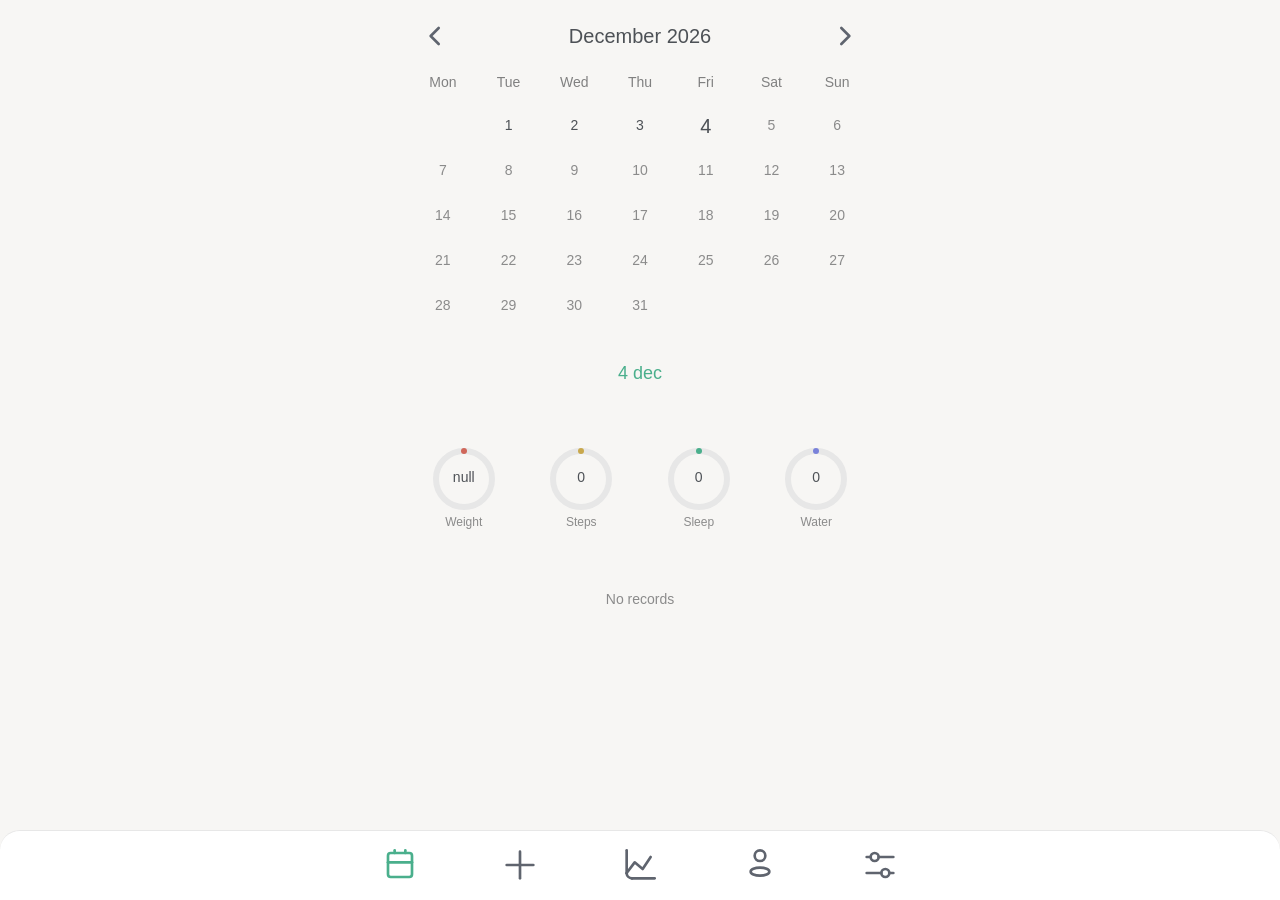
<file: index.html>
<!doctype html>
<html lang="ru">
<head>
    <meta charset="UTF-8"/>
    <meta name="viewport"
          content="width=device-width, initial-scale=1.0, shrink-to-fit=no, interactive-widget=resizes-content"/>
    <meta name="mobile-web-app-capable" content="yes"/>
    <meta name="theme-color" content="#f7f6f4" media="(prefers-color-scheme: light)"/>
    <meta name="theme-color" content="#2a2a2a" media="(prefers-color-scheme: dark)"/>
    <meta name="msapplication-config" content="none">

    <title data-i18n="appName">Food Diary</title>

    <link rel="manifest" href="manifest.webmanifest"/>
    <link rel="stylesheet" href="style.css"/>

    <link rel="icon" type="image/png" sizes="192x192" href="icons/icon-192.png">
    <link rel="icon" type="image/svg+xml" href="favicon.svg"/>
    <link rel="apple-touch-icon" href="icons/icon-192.png">
</head>
<body>

<!-- ==========================================================================
     ДНЕВНИК
     ========================================================================== -->

<section id="diary-page" class="width-500 safe">
    <div id="calendar"></div>
    <h3 id="chosen-day" class="accent center"></h3>
    <div id="day-rings" class="row gap-10 pad-20"></div>
    <div id="log-rings" class="row gap-10 pad-20"></div>
    <div id="day-meals"></div>
    <div id="day-micro" class="h-list pad-20"></div>
</section>

<!-- ==========================================================================
     ПРИЕМ ПИЩИ
     ========================================================================== -->

<section id="meal-page" class="hidden">
    <div class="scroll">
        <div class="width-500 col gap-20 pad-20 cta-space">
            <header class="row gap-10">
                <button id="meal-date" class="tap" aria-haspopup="dialog" data-i18n-aria-label="selectDate"></button>
                <button id="meal-time" class="tap" aria-haspopup="dialog" data-i18n-aria-label="selectTime"></button>
                <button id="meal-type" class="tap" data-i18n-aria-label="mealTypeLabel"></button>
            </header>

            <div class="input-row">
                <div class="text-field">
                    <textarea id="meal-text" class="input" rows="1" maxlength="200" autocomplete="off"
                              data-i18n-placeholder="parsePlaceholder"
                              data-i18n-aria-label="parsePlaceholder"></textarea>
                    <button id="clear-text" class="clear hidden" data-i18n-aria-label="clear">
                        <svg class="tool">
                            <use href="sprite.svg#close"></use>
                        </svg>
                    </button>
                </div>
                <div class="input-actions">
                    <button id="icon-photo" class="icon-button needs-photos" data-i18n-aria-label="photo">
                        <svg class="tool">
                            <use href="sprite.svg#camera"></use>
                        </svg>
                    </button>
                    <button id="icon-voice" class="icon-button" data-i18n-aria-label="voice">
                        <svg class="tool">
                            <use href="sprite.svg#mic"></use>
                        </svg>
                    </button>
                    <button id="icon-search" class="icon-button" data-i18n-aria-label="search">
                        <svg class="tool">
                            <use href="sprite.svg#search"></use>
                        </svg>
                    </button>
                    <button id="icon-star" class="icon-button" data-i18n-aria-label="favorites">
                        <svg class="tool">
                            <use href="sprite.svg#star"></use>
                        </svg>
                    </button>
                </div>
                <input id="photo-input" type="file" accept="image/*" capture="environment" hidden>
            </div>
            <div id="meal-photo" class="photo hidden"></div>

            <div id="quick-picks" class="col gap-10"></div>
            <div id="meal-items" class="col gap-10"></div>

            <section id="meal-tags">
                <div class="row add">
                    <h3 data-i18n="tags"></h3>
                    <button id="edit-tags" class="right help small" data-i18n="change"></button>
                </div>
                <div id="tag-buttons" class="chips"></div>
            </section>

            <details id="note-block">
                <summary data-i18n="note"></summary>
                <textarea id="meal-note" class="input" maxlength="280" rows="3"
                          data-i18n-placeholder="notePlaceholder"></textarea>
            </details>

            <button id="meal-delete" class="red hidden" data-i18n="delete"></button>
        </div>
    </div>

    <button id="confirm" class="fab-round" disabled aria-label="">
        <svg>
            <use href="sprite.svg#save"></use>
        </svg>
    </button>
    <button id="cancel" class="fab-close" data-i18n-aria-label="close">
        <svg>
            <use href="sprite.svg#cancel"></use>
        </svg>
    </button>
</section>

<!-- ==========================================================================
     ПРОДУКТ / БЛЮДО / РЕЦЕПТ
     ========================================================================== -->

<section id="dish-page" class="hidden">
    <div class="scroll">
        <div class="width-500 col gap-20 pad-20 cta-space">
            <div class="segment" id="dish-kind" style="--n:3;--i:0">
                <button data-kind="product" class="active" data-i18n="kindProduct"></button>
                <button data-kind="dish" data-i18n="kindDish"></button>
                <button data-kind="recipe" data-i18n="kindRecipe"></button>
            </div>

            <input id="dish-name" class="input" maxlength="80" autocomplete="off"
                   data-i18n-placeholder="dishName" data-i18n-aria-label="dishName">

            <div class="segment" id="dish-basis" style="--n:2;--i:0">
                <button data-basis="100" class="active" data-i18n="per100g"></button>
                <button data-basis="serving" data-i18n="perServing"></button>
            </div>

            <div class="row gap-10">
                <label class="field">
                    <span class="label" data-i18n="servingGrams"></span>
                    <input id="dish-serving-grams" class="input mono" inputmode="numeric" placeholder="100">
                </label>
                <label class="field" id="dish-yield-field">
                    <span class="label" data-i18n="yieldGrams"></span>
                    <input id="dish-yield" class="input mono" inputmode="numeric">
                </label>
            </div>

            <div class="grid-4">
                <label class="field"><span class="label" data-i18n="kcal"></span><input id="dish-kcal"
                                                                                        class="input mono"
                                                                                        inputmode="decimal"></label>
                <label class="field"><span class="label" data-i18n="protein"></span><input id="dish-protein"
                                                                                           class="input mono"
                                                                                           inputmode="decimal"></label>
                <label class="field"><span class="label" data-i18n="fat"></span><input id="dish-fat" class="input mono"
                                                                                       inputmode="decimal"></label>
                <label class="field"><span class="label" data-i18n="carbs"></span><input id="dish-carbs"
                                                                                         class="input mono"
                                                                                         inputmode="decimal"></label>
            </div>

            <button id="toggle-micro" class="left accent small"></button>
            <div id="dish-micro" class="col gap-10 hidden">
                <div class="grid-4">
                    <label class="field"><span class="label" data-i18n="fiber"></span><input id="dish-fiber"
                                                                                             class="input mono"
                                                                                             inputmode="decimal"></label>
                    <label class="field"><span class="label" data-i18n="sugar"></span><input id="dish-sugar"
                                                                                             class="input mono"
                                                                                             inputmode="decimal"></label>
                    <label class="field"><span class="label" data-i18n="freeSugar"></span><input id="dish-freeSugar"
                                                                                                 class="input mono"
                                                                                                 inputmode="decimal"></label>
                    <label class="field"><span class="label" data-i18n="salt"></span><input id="dish-salt"
                                                                                            class="input mono"
                                                                                            inputmode="decimal"></label>
                    <label class="field"><span class="label" data-i18n="satFat"></span><input id="dish-satFat"
                                                                                              class="input mono"
                                                                                              inputmode="decimal"></label>
                    <label class="field"><span class="label" data-i18n="transFat"></span><input id="dish-transFat"
                                                                                                class="input mono"
                                                                                                inputmode="decimal"></label>
                </div>
                <div id="dish-micro-source" class="small help"></div>
                <div class="small help" data-i18n="microPerServing"></div>
                <div id="dish-micro-bars"></div>
            </div>

            <div id="ingredients-block" class="col gap-10">
                <div class="row">
                    <h3 data-i18n="ingredients"></h3>
                    <button id="add-ingredient" class="right small accent" data-i18n="add"></button>
                </div>
                <div id="ingredients-list" class="col gap-10"></div>
                <div class="small help mono" id="ingredients-total"></div>
            </div>

            <div id="dish-tags" class="chips"></div>

            <div class="row gap-10 needs-photos">
                <button id="dish-photo-button" class="tap" data-i18n="photo"></button>
                <div id="dish-photo" class="photo hidden"></div>
                <input id="dish-photo-input" type="file" accept="image/*" hidden>
            </div>

            <button id="dish-archive" class="red hidden" data-i18n="delete"></button>
        </div>
    </div>

    <button id="dish-save" class="fab-primary" data-i18n="save" disabled></button>
    <button id="dish-cancel" class="fab-close" data-i18n-aria-label="cancel">
        <svg>
            <use href="sprite.svg#cancel"></use>
        </svg>
    </button>
</section>

<!-- ==========================================================================
     СТАТИСТИКА
     ========================================================================== -->

<section id="stats-page" class="width-500 pad-20 safe hidden">
    <div id="period">
        <div></div>
        <button data-i="0" data-i18n="day"></button>
        <button class="active" data-i="1" data-i18n="week"></button>
        <button data-i="2" data-i18n="month"></button>
    </div>

    <div id="range">
        <button type="button" data-add="-1" data-i18n-aria-label="previousPeriod">
            <svg>
                <use href="sprite.svg#prev"></use>
            </svg>
        </button>
        <span id="range-label"></span>
        <button type="button" data-add="1" data-i18n-aria-label="nextPeriod">
            <svg>
                <use href="sprite.svg#next"></use>
            </svg>
        </button>
    </div>

    <h2 class="group" data-i18n="overview"></h2>

    <div class="card">
        <h3><span data-i18n="kcal"></span> <span class="value help"></span></h3>
        <div class="chart" id="kcal-chart"></div>
    </div>

    <div class="card">
        <h3 data-i18n="macros"></h3>
        <div class="chart" id="macros-chart"></div>
    </div>

    <div class="card">
        <h3 data-i18n="balance"></h3>
        <div class="chart" id="balance-chart"></div>
    </div>

    <h2 class="group" data-i18n="distribution"></h2>

    <div class="card">
        <h3 data-i18n="mealType"></h3>
        <div class="chart" id="meal-type-chart"></div>
    </div>

    <div class="card">
        <h3 data-i18n="water"></h3>
        <div class="chart" id="water-chart"></div>
    </div>

    <div class="card">
        <h3 data-i18n="tagsKcal"></h3>
        <div class="chart" id="tags-kcal-chart"></div>
    </div>

    <div class="card">
        <h3 data-i18n="weekday"></h3>
        <div id="weekday-chart" class="col gap-10">
            <div class="small help" data-i18n="mealsCount"></div>
            <div class="chart" id="weekday-count"></div>
            <div class="small help" data-i18n="avgKcal"></div>
            <div class="chart" id="weekday-kcal"></div>
        </div>
    </div>

    <h2 class="group" data-i18n="quality"></h2>

    <div class="card">
        <h3><span data-i18n="health"></span> <span class="value help"></span></h3>
        <div class="chart" id="health-chart"></div>
    </div>

    <div class="card">
        <h3 data-i18n="streak"></h3>
        <div class="chart" id="streak-chart"></div>
    </div>

    <div class="card">
        <h3 data-i18n="nutrients"></h3>
        <div class="segment small-segment" id="nutrient-mode" style="--n:2;--i:0">
            <button data-mode="sum" class="active" data-i18n="sumMode"></button>
            <button data-mode="pct" data-i18n="percentMode"></button>
        </div>
        <div id="nutrient-chart" class="col gap-10">
            <div class="small help" data-i18n="fiber"></div>
            <div class="chart" id="nutrient-fiber"></div>
            <div class="small help" data-i18n="sugar"></div>
            <div class="chart" id="nutrient-sugar"></div>
            <div class="small help" data-i18n="salt"></div>
            <div class="chart" id="nutrient-salt"></div>
            <div class="small help" data-i18n="satFat"></div>
            <div class="chart" id="nutrient-satFat"></div>
        </div>
    </div>

    <h2 class="group" data-i18n="links"></h2>

    <div class="card">
        <h3><span data-i18n="weight"></span> <span class="value help"></span></h3>
        <div class="chart" id="weight-chart"></div>
    </div>

    <div class="card">
        <h3 data-i18n="weightVsKcal"></h3>
        <div class="segment small-segment" id="lag" style="--n:3;--i:0">
            <button data-lag="0" class="active" data-i18n="lag0"></button>
            <button data-lag="1" data-i18n="lag1"></button>
            <button data-lag="2" data-i18n="lag2"></button>
        </div>
        <div class="chart" id="weight-kcal-scatter"></div>
    </div>

    <div class="card">
        <h3 data-i18n="triggers"></h3>
        <div class="row gap-10">
            <div class="segment small-segment" id="trigger-x" style="--n:2;--i:0">
                <button data-x="sleep" class="active" data-i18n="xSleep"></button>
                <button data-x="steps" data-i18n="xSteps"></button>
            </div>
            <div class="segment small-segment" id="trigger-y" style="--n:2;--i:0">
                <button data-y="kcal" class="active" data-i18n="yKcal"></button>
                <button data-y="sugar" data-i18n="ySugar"></button>
            </div>
        </div>
        <div class="chart" id="trigger-scatter"></div>
    </div>

    <h2 class="group" data-i18n="rhythm"></h2>

    <div class="card">
        <h3 data-i18n="heatmap"></h3>
        <div class="chart" id="hour-heatmap"></div>
    </div>

    <h2 class="group" data-i18n="micro"></h2>

    <div class="card">
        <div class="chart" id="micro-chart"></div>
    </div>
</section>

<!-- ==========================================================================
     ПРОФИЛЬ
     ========================================================================== -->

<section id="person-page" class="width-500 safe hidden">

    <form id="profile" class="pad-20 col gap-30" novalidate autocomplete="off" onsubmit="return false">
        <div class="row gap-15">
            <div class="field grow">
                <label class="label" for="birthdate" data-i18n="birthdate"></label>
                <input class="input mono" id="birthdate" name="birthdate" type="text" inputmode="numeric"
                       autocomplete="off" autocapitalize="off" placeholder="31.12.2000" spellcheck="false"
                       maxlength="10">
            </div>
            <div class="field grow">
                <label class="label" data-i18n="sex"></label>
                <div class="segment" id="sex" style="--n:2;--i:0">
                    <button type="button" data-sex="female" class="active" data-i18n="female"></button>
                    <button type="button" data-sex="male" data-i18n="male"></button>
                </div>
            </div>
        </div>

        <div class="row gap-15">
            <div class="field grow">
                <label class="label" for="height" data-i18n="height"></label>
                <div class="unit-field">
                    <input class="input mono" id="height" type="text" inputmode="numeric" placeholder="175"
                           maxlength="3">
                    <span class="unit" data-i18n="cm"></span>
                </div>
            </div>
            <div class="field grow">
                <label class="label" for="weight" data-i18n="weight"></label>
                <div class="unit-field">
                    <input class="input mono" id="weight" type="text" inputmode="decimal" placeholder="70"
                           maxlength="5">
                    <span class="unit" data-i18n="kg"></span>
                </div>
            </div>
        </div>

        <div class="field">
            <label class="row gap-10" for="activity">
                <span data-i18n="activity"></span> <span>—</span> <span id="activity-level"></span>
            </label>
            <input type="range" id="activity" min="1" max="2" step="0.025" value="1.375">
        </div>

        <div class="row gap-15">
            <div class="field grow">
                <label class="label" for="target-sleep" data-i18n="sleep"></label>
                <div class="unit-field">
                    <input class="input mono" id="target-sleep" type="text" inputmode="decimal" maxlength="4">
                    <span class="unit" data-i18n="h"></span>
                </div>
            </div>
            <div class="field grow">
                <label class="label" for="target-steps" data-i18n="steps"></label>
                <div class="unit-field">
                    <input class="input mono" id="target-steps" type="text" inputmode="numeric" maxlength="6">
                </div>
            </div>
        </div>

        <div class="row gap-15">
            <div class="field grow">
                <label class="label" for="target-water" data-i18n="water"></label>
                <div class="unit-field">
                    <input class="input mono" id="target-water" type="text" inputmode="decimal" maxlength="4">
                    <span class="unit" data-i18n="ml"></span>
                </div>
            </div>
            <div class="field grow">
                <label class="label" for="target-weight" data-i18n="weight"></label>
                <div class="unit-field">
                    <input class="input mono" id="target-weight" type="text" inputmode="decimal" maxlength="5">
                    <span class="unit" data-i18n="kg"></span>
                </div>
            </div>
        </div>

        <button type="button" id="calc-goals" class="tap wide" data-i18n="calculateGoals"></button>

        <div class="grid-4">
            <label class="field"><span class="label" data-i18n="kcal"></span><input id="goal-kcal" class="input mono"
                                                                                    inputmode="numeric"></label>
            <label class="field"><span class="label" data-i18n="protein"></span><input id="goal-protein"
                                                                                       class="input mono"
                                                                                       inputmode="decimal"></label>
            <label class="field"><span class="label" data-i18n="fat"></span><input id="goal-fat" class="input mono"
                                                                                   inputmode="decimal"></label>
            <label class="field"><span class="label" data-i18n="carbs"></span><input id="goal-carbs" class="input mono"
                                                                                     inputmode="decimal"></label>
        </div>
        <div class="grid-4">
            <label class="field"><span class="label" data-i18n="fiber"></span><input id="goal-fiber" class="input mono"
                                                                                     inputmode="decimal"></label>
            <label class="field"><span class="label" data-i18n="sugar"></span><input id="goal-sugar" class="input mono"
                                                                                     inputmode="decimal"></label>
            <label class="field"><span class="label" data-i18n="salt"></span><input id="goal-salt" class="input mono"
                                                                                    inputmode="decimal"></label>
            <label class="field"><span class="label" data-i18n="satFat"></span><input id="goal-satFat"
                                                                                      class="input mono"
                                                                                      inputmode="decimal"></label>
        </div>
    </form>
</section>

<section id="settings-page" class="width-500 safe hidden">

    <a href="https://pay.cloudtips.ru/p/9e3a23d6" target="_blank" rel="noopener">
        <svg class="icon">
            <use href="sprite.svg#heart"></use>
        </svg>
        <span data-i18n="support"></span>
    </a>

    <a href="mailto:yuzhakov.gleb@gmail.com?subject=FoodDiary">
        <svg class="icon">
            <use href="sprite.svg#chat"></use>
        </svg>
        <span data-i18n="mailTo"></span>
    </a>

    <a href="privacy.html" target="_blank">
        <svg class="icon">
            <use href="sprite.svg#shield"></use>
        </svg>
        <span data-i18n="privacy"></span>
    </a>

    <button id="export">
        <svg class="icon">
            <use href="sprite.svg#download"></use>
        </svg>
        <span data-i18n="exportData"></span>
    </button>

    <button id="import">
        <svg class="icon">
            <use href="sprite.svg#upload"></use>
        </svg>
        <span data-i18n="importData"></span>
    </button>
    <input id="import-input" type="file" accept="application/json,.json" hidden>

    <button id="reset">
        <svg class="icon">
            <use href="sprite.svg#reset"></use>
        </svg>
        <span data-i18n="reset"></span>
    </button>
</section>

<!-- ==========================================================================
     ШТОРКИ
     ========================================================================== -->

<div id="overlay"></div>

<div id="search-sheet" class="sheet tall" role="dialog" aria-modal="true" data-i18n-aria-label="search">
    <div class="text-field">
        <input id="search-input" class="input" type="text" autocomplete="off" enterkeyhint="search"
               data-i18n-placeholder="searchPlaceholder" data-i18n-aria-label="search">
        <button id="search-clear" class="clear" data-i18n-aria-label="clear">
            <svg class="tool">
                <use href="sprite.svg#close"></use>
            </svg>
        </button>
    </div>
    <div id="search-tabs" class="chips scroll-x"></div>
    <div id="search-results" class="sheet-scroll"></div>
    <footer>
        <button id="search-create" class="accent left"></button>
        <button id="search-cancel" class="right" data-i18n="cancel"></button>
    </footer>
</div>

<div id="portion-sheet" class="sheet" role="dialog" aria-modal="true" data-i18n-aria-label="portion">
    <h3 id="portion-title" class="center"></h3>
    <div id="portion-note" class="small red center"></div>
    <div class="big-field">
        <input id="portion-grams" class="mono" inputmode="numeric" autocomplete="off" data-i18n-aria-label="grams">
        <span data-i18n="g"></span>
    </div>
    <div id="portion-quick" class="chips center"></div>
    <div id="portion-info" class="col gap-8"></div>
    <div class="chips center">
        <button id="portion-replace" class="tap" data-i18n="replaceProduct"></button>
        <button id="portion-create" class="tap" data-i18n="createProduct"></button>
        <button id="portion-delete" class="tap red" data-i18n="delete"></button>
    </div>
    <button id="portion-confirm-item" class="tap wide" data-i18n="confirmItem"></button>
    <footer>
        <button id="portion-confirm" class="accent right" data-i18n="save"></button>
    </footer>
</div>

<div id="tags-sheet" class="sheet" role="dialog" aria-modal="true" data-i18n-aria-label="tags">
    <div class="row">
        <input id="tag" type="text" class="input" maxlength="24" autocomplete="off"
               data-i18n-placeholder="newTag" data-i18n-aria-label="newTag">
        <button id="create-tag" class="small accent pad-10" data-i18n="add"></button>
    </div>

    <div data-i18n="tagActions" class="small help pad-10"></div>
    <div id="tag-actions" class="chips"></div>

    <footer>
        <button id="close-tags" class="right" data-i18n="cancel"></button>
        <button id="apply-tags" class="accent">OK</button>
    </footer>
</div>

<div id="when-picker" class="sheet" role="dialog" aria-modal="true" data-i18n-aria-label="selectTime">
    <header id="watch">
        <button id="day" class="tap"></button>
        <button id="hour" class="tap"></button>

        <svg id="colon" viewBox="0 0 6 24" width="6" height="24" aria-hidden="true">
            <circle cx="3" cy="8" r="1" stroke="var(--text)" fill="none"/>
            <circle cx="3" cy="16" r="1" stroke="var(--text)" fill="none"/>
        </svg>

        <button id="minute" class="tap"></button>
    </header>

    <div id="clock">
        <div id="white"></div>
        <div id="black"></div>
        <div id="center"></div>
        <div id="line"></div>
        <div id="hand"></div>
    </div>

    <div id="when-calendar">
        <div class="days"></div>
        <div class="days" id="when-days"></div>
    </div>

    <footer>
        <button id="when-prev" data-i18n-aria-label="previous">
            <svg>
                <use href="sprite.svg#prev"></use>
            </svg>
        </button>

        <button id="when-next" data-i18n-aria-label="next">
            <svg>
                <use href="sprite.svg#next"></use>
            </svg>
        </button>

        <button id="close-when" class="right" data-i18n="cancel"></button>
        <button id="apply-when" class="accent">OK</button>
    </footer>
</div>


<div id="log-sheet" class="sheet" role="dialog" aria-modal="true">
    <h3 id="log-title" class="center"></h3>
    <div class="big-field">
        <input id="log-value" class="mono" inputmode="decimal" autocomplete="off" data-i18n-aria-label="value">
        <span id="log-unit"></span>
    </div>
    <footer>
        <button id="log-minus" class="left" data-i18n-aria-label="minus"><svg><use href="sprite.svg#minus"></use></svg></button>
        <button id="log-plus" class="left" data-i18n-aria-label="plus"><svg><use href="sprite.svg#plus"></use></svg></button>
        <button id="close-log" class="right" data-i18n="cancel"></button>
        <button id="apply-log" class="accent">OK</button>
    </footer>
</div>

<div class="hidden">
    <div id="calendars"></div>
</div>

<nav id="nav-bar" data-i18n-aria-label="mainNavigation">
    <div id="nav">
        <button id="nav-diary" data-page="diary" class="pad-10 active" data-i18n-aria-label="diary" aria-current="page">
            <svg>
                <use href="sprite.svg#diary"></use>
            </svg>
        </button>

        <button id="add-meal" class="pad-10" data-i18n-aria-label="addMeal">
            <svg>
                <use href="sprite.svg#plus"></use>
            </svg>
        </button>

        <button id="nav-stats" data-page="stats" class="pad-10" data-i18n-aria-label="stats">
            <svg>
                <use href="sprite.svg#stats"></use>
            </svg>
        </button>

        <button id="nav-person" data-page="person" class="pad-10" data-i18n-aria-label="person">
            <svg>
                <use href="sprite.svg#person"></use>
            </svg>
        </button>

        <button id="nav-settings" data-page="settings" class="pad-10" data-i18n-aria-label="settings">
            <svg>
                <use href="sprite.svg#settings"></use>
            </svg>
        </button>
    </div>
</nav>

<div id="modal" hidden>
    <div class="dialog" role="dialog" aria-modal="true">
        <p id="question"></p>
        <div class="actions">
            <button id="modal-yes"></button>
            <button id="modal-no" data-i18n="no"></button>
        </div>
    </div>
</div>

<div id="chart-tip" role="tooltip" hidden></div>

<script>window.PHOTO_API_URL = '';</script>
<script src="foods.js"></script>
<script src="data.js"></script>
<script src="script.js"></script>

<script>
    if (navigator.serviceWorker) {
        // Перезагрузка только при обновлении, а не при первой установке
        const hadController = !!navigator.serviceWorker.controller;
        navigator.serviceWorker
            .register("sw.js", {
                scope: "./",
                updateViaCache: "none"
            })
            .then((reg) => {
                reg.update();
                if (reg.waiting) {
                    reg.waiting.postMessage("skipWaiting");
                }
                navigator.serviceWorker.addEventListener(
                    "controllerchange",
                    () => hadController && window.location.reload()
                );
            });
    }
</script>

</body>
</html>
</file>
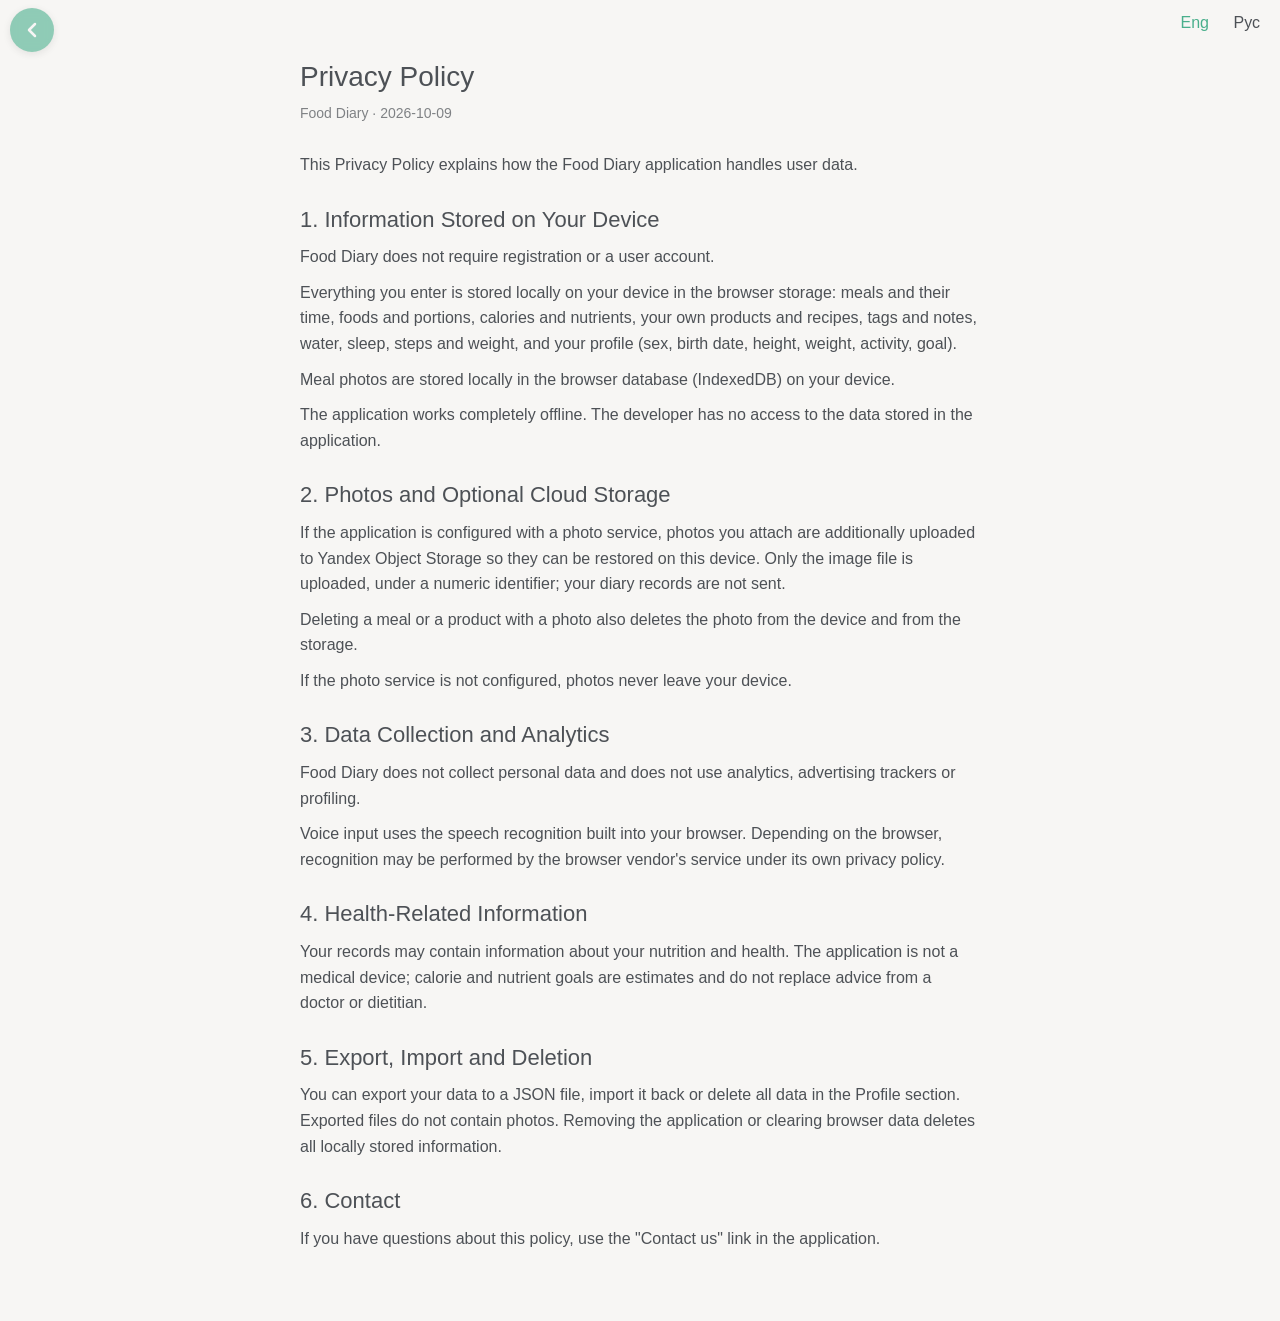
<file: privacy.html>
<!doctype html>
<html lang="en">
<head>
    <meta charset="UTF-8"/>
    <meta name="viewport" content="width=device-width, initial-scale=1.0"/>

    <meta name="description" content="Privacy Policy for Food Diary" />

    <meta name="theme-color" content="#eae8e5"/>

    <title>Privacy Policy — Food Diary</title>

    <style>
        :root {
            --bg: #f7f6f4;
            --text: #4d5156;
            --head: white;
            --line: #e7e7e7;
            --fade: #fafafa;

            --green: #4aaf8c;
            --blue: #7a82da;
            --red: #c97b72;
            --yellow: #c9a84c;

            --accent: var(--green);
        }

        @media (prefers-color-scheme: dark) {
            :root {
                --bg: #2a2a2a;
                --text: #c8c8c8;
                --head: #333333;
                --line: #444444;
                --fade: #363636;

                --accent: var(--yellow);
            }
        }

        * {
            box-sizing: border-box;
            font-weight: normal;
        }

        html,
        body {
            margin: 0;
            padding: 0;
        }

        body {
            background: var(--bg);
            color: var(--text);
            font-family: -apple-system, BlinkMacSystemFont, "Segoe UI", Roboto, Helvetica, Arial, sans-serif;
            line-height: 1.6;
        }

        main {
            width: min(720px, calc(100% - 32px));
            margin: 0 auto;
            padding: 40px 0;
        }


        h1 {
            margin: 0 0 8px;
            font-size: 28px;
            line-height: 1.2;
        }

        h2 {
            margin: 28px 0 10px;
            font-size: 22px;
            line-height: 1.3;
        }

        p {
            margin: 10px 0;
        }

        ul {
            margin: 10px 0;
            padding-left: 24px;
        }

        .updated {
            opacity: .7;
            font-size: 14px;
            margin-bottom: 28px;
        }

        a {
            color: var(--accent);
        }

        article {
            padding: 20px;
        }

        @media (max-width: 600px) {
            main {
                width: min(100% - 20px, 720px);
                padding: 40px 0;
            }


            h1 {
                font-size: 26px;
            }

            h2 {
                font-size: 20px;
            }

            body {
                padding-top: 24px;
            }
        }

        nav {
            position: fixed;
            right: 10px;
            top: 0;
        }

        button {
            font: inherit;
        }

        button {
            border: 0;
            background: none;
            color: inherit;
            cursor: pointer;
            -webkit-tap-highlight-color: transparent;
            padding: 10px;
        }

        #back {
            position: fixed;
            top: 8px;
            left: 10px;
            z-index: 9999;

            width: 44px;
            height: 44px;
            border-radius: 50%;

            display: flex;
            align-items: center;
            justify-content: center;

            background: var(--accent);
            opacity: 0.6;
            color: var(--bg);
            backdrop-filter: blur(6px);
            -webkit-backdrop-filter: blur(6px);
            box-shadow: 0 2px 8px rgba(0, 0, 0, 0.15);

            text-decoration: none;
            transition: background 0.2s ease, transform 0.15s ease;
        }

        button:active {
            transform: scale(0.92);
        }

        .selected {
            color: var(--accent);
        }

        .hidden {
            display: none !important;
        }

    </style>
</head>

<body>

<main>
    <button id="back" onclick="goBack()" aria-label="Back">
        <svg viewBox="0 0 24 24" width="24" height="24" fill="none"
             stroke="currentColor" stroke-width="2.5"
             stroke-linecap="round" stroke-linejoin="round">
            <polyline points="15 18 9 12 15 6"></polyline>
        </svg>
    </button>
    <nav>
        <button class="selected" data-id="eng">Eng</button>
        <button data-id="rus">Рус</button>
    </nav>

    <article id="eng">
        <h1>Privacy Policy</h1>
        <div class="updated">Food Diary · 2026-10-09</div>
        <p>This Privacy Policy explains how the Food Diary application handles user data.</p>
        <h2>1. Information Stored on Your Device</h2>
        <p>Food Diary does not require registration or a user account.</p>
        <p>Everything you enter is stored locally on your device in the browser storage: meals and their time, foods and portions, calories and nutrients, your own products and recipes, tags and notes, water, sleep, steps and weight, and your profile (sex, birth date, height, weight, activity, goal).</p>
        <p>Meal photos are stored locally in the browser database (IndexedDB) on your device.</p>
        <p>The application works completely offline. The developer has no access to the data stored in the application.</p>
        <h2>2. Photos and Optional Cloud Storage</h2>
        <p>If the application is configured with a photo service, photos you attach are additionally uploaded to Yandex Object Storage so they can be restored on this device. Only the image file is uploaded, under a numeric identifier; your diary records are not sent.</p>
        <p>Deleting a meal or a product with a photo also deletes the photo from the device and from the storage.</p>
        <p>If the photo service is not configured, photos never leave your device.</p>
        <h2>3. Data Collection and Analytics</h2>
        <p>Food Diary does not collect personal data and does not use analytics, advertising trackers or profiling.</p>
        <p>Voice input uses the speech recognition built into your browser. Depending on the browser, recognition may be performed by the browser vendor's service under its own privacy policy.</p>
        <h2>4. Health-Related Information</h2>
        <p>Your records may contain information about your nutrition and health. The application is not a medical device; calorie and nutrient goals are estimates and do not replace advice from a doctor or dietitian.</p>
        <h2>5. Export, Import and Deletion</h2>
        <p>You can export your data to a JSON file, import it back or delete all data in the Profile section. Exported files do not contain photos. Removing the application or clearing browser data deletes all locally stored information.</p>
        <h2>6. Contact</h2>
        <p>If you have questions about this policy, use the "Contact us" link in the application.</p>
    </article>

    <article id="rus" class="hidden">
        <h1>Политика конфиденциальности</h1>
        <div class="updated">Дневник питания · 2026-10-09</div>
        <p>Эта политика описывает, как приложение «Дневник питания» обращается с данными пользователя.</p>
        <h2>1. Данные на вашем устройстве</h2>
        <p>Приложение не требует регистрации и учетной записи.</p>
        <p>Все, что вы вводите, хранится локально на вашем устройстве в хранилище браузера: приемы пищи и их время, продукты и порции, калории и нутриенты, ваши продукты и рецепты, теги и заметки, вода, сон, шаги и вес, а также профиль (пол, дата рождения, рост, вес, активность, цель).</p>
        <p>Фотографии приемов пищи хранятся локально в базе данных браузера (IndexedDB) на устройстве.</p>
        <p>Приложение работает полностью офлайн. У разработчика нет доступа к данным в приложении.</p>
        <h2>2. Фото и необязательное облачное хранилище</h2>
        <p>Если в приложении настроен сервис фото, прикрепленные фотографии дополнительно загружаются в Yandex Object Storage, чтобы их можно было восстановить на этом устройстве. Загружается только файл изображения под числовым идентификатором; записи дневника не передаются.</p>
        <p>При удалении приема пищи или продукта с фото фото удаляется и с устройства, и из хранилища.</p>
        <p>Если сервис фото не настроен, фотографии не покидают устройство.</p>
        <h2>3. Сбор данных и аналитика</h2>
        <p>Приложение не собирает персональные данные и не использует аналитику, рекламные трекеры и профилирование.</p>
        <p>Голосовой ввод использует распознавание речи, встроенное в браузер. В зависимости от браузера распознавание может выполняться сервисом производителя браузера по его собственной политике.</p>
        <h2>4. Сведения о здоровье</h2>
        <p>Записи могут содержать сведения о вашем питании и здоровье. Приложение не является медицинским изделием; нормы калорий и нутриентов — это оценки, они не заменяют консультацию врача или диетолога.</p>
        <h2>5. Экспорт, импорт и удаление</h2>
        <p>В разделе «Профиль» можно экспортировать данные в JSON-файл, импортировать их обратно или удалить все данные. Файл экспорта не содержит фотографий. Удаление приложения или очистка данных браузера удаляет всю локальную информацию.</p>
        <h2>6. Контакты</h2>
        <p>Если у вас есть вопросы о политике, воспользуйтесь ссылкой «Написать нам» в приложении.</p>
    </article>
</main>

<script>
    function goBack() {
        if (window.opener || window.history.length <= 1) {
            window.close();
            setTimeout(() => {
                window.location.href = './';
            }, 100);
        } else {
            history.back();
        }
    }

    const nav = document.querySelector('nav');
    let language = nav.firstElementChild;

    const select = button => {
        language.classList.remove('selected');
        document.getElementById(language.dataset.id).classList.add('hidden');
        language = button;
        document.getElementById(language.dataset.id).classList.remove('hidden');
        language.classList.add('selected');
    };

    nav.onclick = (e) => {
        const button = e.target.closest('button');
        if (button && button !== language) select(button);
    };

    if (navigator.language?.toLowerCase().startsWith('ru')) select(nav.lastElementChild);
</script>

</body>
</html>
</file>
<file: style.css>
/* ==========================================================================
   1. ПЕРЕМЕННЫЕ
   ========================================================================== */

:root {
  --bg: #f7f6f4;
  --text: #4d5156;
  --head: white;
  --icon: #5f646e;
  --line: #e7e7e7;
  --fade: #f2f1ef;
  --help: #8b8b8b;

  --green: #4aaf8c;
  --blue: #7a82da;
  --red: #c97b72;
  --yellow: #c9a84c;

  --accent: #4aaf8c;
  --radius: 12px;
  --value: 50%;

  /* Категориальная палитра графиков (проверена валидатором) */
  --c1: #c9a84c;
  --c2: #7a82da;
  --c3: #4aaf8c;
  --c4: #d0675a;

  --macro-kcal: var(--accent);
  --macro-p: var(--c1);
  --macro-f: var(--c2);
  --macro-c: var(--c3);

  --health-low: #d0675a;
  --health-mid: #c9a84c;
  --health-high: #4aaf8c;

  /* Состояния */
  --count: 0;
  --total: 1;
}

@media (prefers-color-scheme: dark) {
  :root {
    --bg: #2a2a2a;
    --text: #c8c8c8;
    --head: #333333;
    --icon: #bcb6a6;
    --line: #444444;
    --fade: #2d2d2d;
    --help: #838282;

    --accent: #c9a84c;

    --c1: #a88a36;
    --c2: #7a82da;
    --c3: #3d9a78;
    --c4: #d0675a;

    --health-low: #d0675a;
    --health-mid: #a88a36;
    --health-high: #3d9a78;
  }
}

/* ==========================================================================
   2. СБРОС И БАЗА
   ========================================================================== */

* {
  margin: 0;
  padding: 0;
  box-sizing: border-box;
  border: none;
  font-family:
    -apple-system, BlinkMacSystemFont, "Segoe UI", Roboto, Helvetica, Arial,
    sans-serif;
  font-size: 18px;
  font-weight: 400;
  line-height: 1.5;
  color: var(--text);
  user-select: none;
  -webkit-tap-highlight-color: transparent;
}

html,
body {
  margin: 0;
  padding: 0;
  min-height: 100%;
  background: var(--bg);
  color: var(--text);
  overscroll-behavior: none;
  touch-action: pan-y;
}

button,
input,
textarea {
  font: inherit;
  background-color: inherit;
}

button {
  border: 0;
  line-height: 0;
  background: none;
  color: inherit;
  cursor: pointer;
  -webkit-tap-highlight-color: transparent;
}

button:disabled {
  cursor: default;
}

a,
li {
  cursor: pointer;
}

a {
  outline: none;
  text-decoration: none;
}

svg {
  background: transparent;
  stroke-width: 2;
  fill: none;
  stroke-linecap: round;
  stroke-linejoin: round;
  stroke: var(--icon);
  cursor: pointer;
}

input {
  padding: 10px;
}

/* Слайдер активности */
/* Слайдер */
input[type=range] {
    width: 100%;
    height: 32px;
    appearance: none;
    -webkit-appearance: none;
    background: transparent;
    cursor: pointer;
    accent-color: var(--accent);
}

input[type=range]::-webkit-slider-runnable-track {
    height: 3px;
    border-radius: 2px;
    background: linear-gradient(
            to right,
            var(--accent) 0%,
            var(--accent) var(--value, 50%),
            var(--line) var(--value, 50%),
            var(--line) 100%
    );
}

input[type=range]::-webkit-slider-thumb {
    width: 20px;
    height: 20px;
    margin-top: -8px;
    border: 0;
    border-radius: 50%;
    background: var(--accent);
    appearance: none;
    -webkit-appearance: none;
    transition: transform 120ms ease;
}

input[type=range]:active::-webkit-slider-thumb { transform: scale(1.15); }

input[type=range]::-moz-range-track {
    height: 3px;
    border-radius: 2px;
    background: var(--bg);
}

input[type=range]::-moz-range-thumb {
    width: 20px;
    height: 20px;
    border: 0;
    border-radius: 50%;
    background: var(--accent);
    transition: transform 120ms ease;
}

input,
select,
textarea {
  width: fit-content;
  outline: none;
  vertical-align: middle;
  user-select: text;
}

:focus-visible {
  outline: 2px solid var(--accent);
  outline-offset: 2px;
}

/* ==========================================================================
   3. УТИЛИТЫ
   ========================================================================== */

.hidden {
  display: none !important;
}

body:not(.photos) .needs-photos {
  display: none !important;
}

/* Типографика */
.gray {
  color: gray;
}
.small {
  font-size: 14px;
}
.big {
  font-size: 20px !important;
}
.mono {
  font-variant-numeric: tabular-nums;
}
.accent {
  color: var(--accent);
}
.help {
  color: var(--help);
}
.red {
  color: var(--red);
  border-color: var(--red);
  stroke: var(--red);
}

.small * {
  font-size: inherit;
}

/* Выравнивание */
.center {
  align-content: center;
  text-align: center;
  justify-content: center;
}

.left {
  text-align: left;
}
.right {
  margin-left: auto;
}
.grow {
  flex: 1;
  min-width: 0;
}

/* Раскладка */
.col {
  display: flex;
  flex-direction: column;
}

.row {
  display: flex;
  flex-direction: row;
  align-items: center;
  width: 100%;
}

.between {
  justify-content: space-between;
}

/* Отступы / зазоры */
.gap-8 {
  gap: 8px;
}
.gap-10 {
  gap: 10px;
}
.gap-15 {
  gap: 15px;
}
.gap-20 {
  gap: 20px;
}
.gap-30 {
  gap: 30px;
}
.pad-10 {
  padding: 10px;
}
.pad-20 {
  padding: 20px;
}


.safe {
  padding-bottom: calc(78px + env(safe-area-inset-bottom));
}

.cta-space {
  padding-bottom: calc(100px + env(safe-area-inset-bottom));
}

/* Контейнеры */
.width-500 {
  max-width: 500px;
  width: 100%;
  margin: 0 auto;
  position: relative;
}

/* Инлайновые метки (счетчики на иконках) */
small {
  position: absolute;
  top: -3px;
  right: -3px;
  font-size: 12px;
  color: gray;
}

i {
  position: absolute;
  left: 50%;
  top: 50%;
  transform: translate(-50%, -50%);
  border-radius: 50%;
  opacity: 0.5;
  z-index: 0;
}

/* ==========================================================================
   4. ОБЩИЕ КОМПОНЕНТЫ
   ========================================================================== */

/* Иконки */
button svg {
  width: 32px;
  min-width: 32px;
  height: 32px;
}

button svg.tool,
.tool {
  width: 24px;
  min-width: 24px;
  height: 24px;
}
.icon {
  width: 30px;
  min-width: 30px;
  height: 30px;
  stroke: gray;
}

.icon-button {
  padding: 8px;
  border-radius: 50%;
}

.starred {
  fill: var(--yellow);
  stroke: var(--yellow);
}

/* Кнопки-таблетки */
.tap {
  padding: 0 12px;
  min-height: 50px;
  border-radius: 20px;
  vertical-align: middle;
  line-height: 1.3;
  color: var(--accent);
  border: 2px solid var(--accent);
}

.tap * {
  color: inherit;
}

.tap.selected {
  background: var(--accent);
  color: var(--bg);
}

.tap.selected .help {
  color: var(--bg);
  opacity: 0.8;
}

.tap.red {
  color: var(--red);
  border-color: var(--red);
}

.tap.wide {
  width: 100%;
}

.chip {
  min-height: 38px;
  border-radius: 19px;
  font-size: 15px;
}

.chip span {
  font-size: 13px;
  margin-left: 4px;
}

.chips {
  display: flex;
  flex-wrap: wrap;
  gap: 8px;
}

.chips.center {
  justify-content: center;
}

.scroll-x {
  flex-wrap: nowrap;
  overflow-x: auto;
  scrollbar-width: none;
}

.scroll-x::-webkit-scrollbar {
  display: none;
}
.scroll-x > * {
  flex: 0 0 auto;
}

/* Сегмент */
.segment {
  position: relative;
  display: grid;
  grid-template-columns: repeat(var(--n), minmax(0, 1fr));
  gap: 4px;
  padding: 4px;
  background: var(--head);
  border-radius: var(--radius);
  --n: 2;
  --i: 0;
}

.segment::before {
  content: "";
  position: absolute;
  inset: 4px auto 4px 4px;
  width: calc((100% - 8px - (var(--n) - 1) * 4px) / var(--n));
  border-radius: 9px;
  background: var(--accent);
  transform: translateX(calc(var(--i) * (100% + 4px)));
  transition: transform 0.25s;
}

.segment button {
  position: relative;
  z-index: 1;
  flex: 1;
  min-width: 0;
  min-height: 40px;
  padding: 0 4px;
  border-radius: 9px;
  font-size: 15px;
  line-height: 1.2;
  white-space: nowrap;
  overflow: hidden;
  text-overflow: ellipsis;
  transition: color 0.25s;
}

.segment button.active {
  color: var(--bg);
}

.small-segment {
  width: fit-content;
  max-width: 100%;
  margin-bottom: 10px;
  grid-template-columns: repeat(var(--n), 1fr);
}

.small-segment button {
  min-height: 32px;
  padding: 0 12px;
  font-size: 13px;
}

/* Заголовки */
h2 {
  width: 100%;
  padding: 10px 20px;
  font-size: 20px;
  justify-content: space-between;
}

h2 button {
  padding: 10px;
}
h3 {
  width: 100%;
}

/* Скролл-контейнер */
.scroll {
  display: flex;
  flex: 1;
  overflow-y: auto;
  scrollbar-width: none;
  -ms-overflow-style: none;
}

.scroll::-webkit-scrollbar {
  width: 0;
  height: 0;
}

/* Поля ввода */
.field {
  display: flex;
  flex-direction: column;
  gap: 4px;
  min-width: 0;
  flex: 1;
}

.row-10 {
  display: flex;
  flex-direction: row;
  gap: 10px
}

.label {
  font-size: 13px;
  color: var(--help);
}

.input {
  width: 100%;
  min-height: 48px;
  padding: 12px 14px;
  border: 1px solid var(--line);
  border-radius: var(--radius);
  background: var(--head);
  color: var(--text);
  font: inherit;
  outline: 0;
}

.input::placeholder {
  color: var(--help);
}
.input:focus {
  border-color: var(--accent);
}
.input[readonly]:not(:focus) {
  cursor: default;
}

.grid-4 .input,
.field .input.mono {
  font-size: 16px;
}

.text-field {
  position: relative;
  flex: 1;
  min-width: 0;
}

.text-field .input {
  padding-right: 40px;
}
.sheet .text-field {
  flex: none;
}

.clear {
  position: absolute;
  top: 50%;
  right: 6px;
  transform: translateY(-50%);
  padding: 6px;
}

.clear svg {
  stroke: var(--help);
}

.unit-field {
  position: relative;
}
.unit-field .input {
  padding-right: 40px;
}

.unit {
  position: absolute;
  top: 50%;
  right: 14px;
  transform: translateY(-50%);
  color: var(--help);
  font-size: 15px;
  pointer-events: none;
}

textarea.input {
  resize: vertical;
  font-size: 16px;
  margin-top: 10px;
}

.grid-4 {
  display: grid;
  grid-template-columns: repeat(4, 1fr);
  align-items: end;
  gap: 10px;
}

.big-field {
  display: flex;
  align-items: baseline;
  justify-content: center;
  gap: 8px;
}

.big-field input {
  width: 170px;
  padding: 4px;
  font-size: 44px;
  text-align: center;
  border-bottom: 2px solid var(--line);
}

.big-field input:focus {
  border-color: var(--accent);
}
.big-field span {
  color: var(--help);
}

/* Полоса полезности */
.healthbar {
  position: relative;
  height: 4px;
  width: 100%;
  border-radius: 2px;
  background: var(--line);
  overflow: hidden;
}

.healthbar::after {
  content: "";
  position: absolute;
  inset: 0 auto 0 0;
  width: calc(var(--score) * 1%);
  border-radius: 2px;
  background: var(--color);
}

/* Фото */
.photo {
  position: relative;
  width: 96px;
  height: 96px;
}

.photo img,
.photo-stub {
  width: 96px;
  height: 96px;
  object-fit: cover;
  border-radius: var(--radius);
  background: var(--fade);
}

.photo-stub {
  display: grid;
  place-items: center;
}

.photo-remove {
  position: absolute;
  top: -8px;
  right: -8px;
  width: 30px;
  height: 30px;
  border-radius: 50%;
  background: var(--head);
  border: 1px solid var(--line);
  display: grid;
  place-items: center;
}

.photo-remove svg {
  width: 16px;
  min-width: 16px;
  height: 16px;
}

/* CTA и закрытие */
.fab-primary {
  position: fixed;
  left: 50%;
  bottom: calc(14px + env(safe-area-inset-bottom));
  z-index: 2;
  width: min(460px, calc(100% - 40px));
  min-height: 52px;
  padding: 0 20px;
  transform: translateX(-50%);
  border-radius: 26px;
  background: var(--accent);
  color: var(--bg);
  font-size: 17px;
  line-height: 1.2;
  box-shadow: 0 4px 14px rgba(0, 0, 0, 0.12);
}

.fab-primary:disabled {
  opacity: 0.35;
  box-shadow: none;
}

.fab-round {
  position: fixed;
  right: 14px;
  bottom: calc(14px + env(safe-area-inset-bottom));
  z-index: 2;
  width: 56px;
  height: 56px;
  border-radius: 50%;
  background: rgba(128, 128, 128, 0.55);
  color: var(--bg);
  display: grid;
  place-items: center;
  box-shadow: 0 4px 14px rgba(0, 0, 0, 0.12);
}

.fab-round svg {
  width: 28px;
  height: 28px;
  stroke: var(--bg);
  stroke-width: 3;
}

.fab-round:disabled {
  opacity: 0.35;
  box-shadow: none;
}

.fab-close {
  position: fixed;
  top: 8px;
  right: 8px;
  z-index: 2;
  width: 50px;
  height: 50px;
  border-radius: 50%;
}

.fab-close svg {
  width: 24px;
  height: 24px;
  stroke-width: 3;
  stroke: var(--help);
}

/* Детали */
details summary {
  cursor: pointer;
  color: var(--help);
  font-size: 15px;
  list-style: none;
}

details summary::-webkit-details-marker {
  display: none;
}
details summary::before {
  content: "+ ";
}
details[open] summary::before {
  content: "− ";
}

/* ==========================================================================
   5. НИЖНЯЯ НАВИГАЦИЯ
   ========================================================================== */

nav {
  position: fixed;
  bottom: 0;
  width: 100%;
  height: calc(70px + env(safe-area-inset-bottom));
  padding: 8px max(12px, env(safe-area-inset-left))
    calc(8px + env(safe-area-inset-bottom));
  background: var(--head);
  border-radius: 20px 20px 0 0;
  border-top: 1px solid var(--line);
  backdrop-filter: blur(16px);
  z-index: 1;
}

nav > div {
  display: grid;
  grid-template-columns: repeat(5, 1fr);
  max-width: 600px;
  margin: 0 auto;
}

nav > div > button {
  padding: 10px;
}
.active > svg {
  stroke: var(--accent);
}

/* ==========================================================================
   6. ДНЕВНИК
   ========================================================================== */

#calendar {
  width: 100%;
  touch-action: pan-y;
  overflow-x: clip;
  overflow-y: visible;
}

#calendar h2 {
  text-align: center;
}

.calendar {
  height: 360px;
}

#calendars {
  display: flex;
  justify-content: space-between;
  gap: 30px;
  width: calc(300% + 60px);
  overflow-x: clip;
  overflow-y: visible;
  touch-action: pan-y;
  transition: none;
}

#calendars > div {
  flex: 0 0 var(--width);
  width: var(--width);
}

.days {
  display: grid;
  grid-template-columns: repeat(7, 1fr);
  justify-items: center;
  text-align: center;
  padding: 0 20px;
}

.days span {
  position: relative;
  z-index: 1;
  font-size: 14px;
}

.days > span {
  padding-bottom: 10px;
  color: gray;
}

.days > button {
  height: 45px;
  aspect-ratio: 1;
  padding: 5px;
  background: transparent;
  border-radius: 50%;
  position: relative;
  line-height: 1;
}

.days > button > span {
  position: relative;
  z-index: 1;
  font-size: 14px;
}

.days > button > small {
  top: auto;
  right: auto;
  bottom: -5px;
  left: 50%;
  z-index: 1;
  transform: translateX(-50%);
  font-size: 9px;
  color: var(--help);
}

.today {
  color: var(--accent);
}
.future {
  color: gray;
}

.days .selected {
  background: var(--accent) !important;
  color: var(--bg);
}

/* Дни с приёмами пищи: дата окрашивается цветом оценки здоровья */
.days > button > span.has-mark {
  color: var(--mark);
}

.empty {
  pointer-events: none;
  padding: 24px 0;
  text-align: center;
  color: var(--help);
  font-size: 13px;
}

/* Сводка дня */
#day-summary {
  display: flex;
  flex-direction: column;
  gap: 6px;
  width: 100%;
  padding: 12px 20px;
  line-height: 1.3;
  text-align: center;
}

.kcal-bar {
  display: flex;
  flex-direction: column-reverse;
  gap: 6px;
}

.kcal-bar .bar {
  height: 8px;
  border-radius: 4px;
  background: linear-gradient(
    to right,
    var(--accent) calc(var(--fill) * 100%),
    var(--line) calc(var(--fill) * 100%)
  );
}

.kcal-bar.over .bar {
  background: var(--red);
}

.kcal-bar .labels {
  font-size: 16px;
}

/* Список приемов */
#day-meals {
  display: flex;
  flex-direction: column;
}

.meal {
  display: flex;
  flex-direction: column;
  gap: 4px;
  width: 100%;
  padding: 12px 20px;
  text-align: left;
  line-height: 1.3;
}

.meal .row svg {
  stroke: var(--help);
}
.meal .items {
  overflow: hidden;
  text-overflow: ellipsis;
  white-space: nowrap;
}

.tags {
  display: flex;
  flex-wrap: wrap;
  column-gap: 10px;
}

/* ==========================================================================
   7. ПРИЕМ ПИЩИ И ПРОДУКТ
   ========================================================================== */

#meal-page,
#dish-page {
  min-height: 100dvh;
}

#meal-page header {
  padding-right: 50px;
}

#dish-kind {
  width: calc(100% - 48px);
}

#meal-page header .tap {
  font-size: 16px;
  min-height: 44px;
}

.input-row {
  display: flex;
  flex-direction: column;
  gap: 4px;
}

.input-actions {
  display: flex;
  justify-content: flex-end;
  gap: 2px;
}

#meal-text {
  resize: none;
  overflow: hidden;
  margin-top: 0;
  field-sizing: content;
}

.micro-chips {
  display: flex;
  flex-wrap: wrap;
  justify-content: center;
  gap: 4px;
}

.micro-chip {
  padding: 2px 8px;
  border-radius: 999px;
  background: var(--head);
  border: 1px solid var(--line);
  font-size: 13px;
  color: var(--text);
}

#icon-voice.listening svg {
  stroke: var(--red);
  animation: pulse 1s infinite;
}

@keyframes pulse {
  50% {
    opacity: 0.4;
  }
}

/* Карточки позиций */
.card-item {
  display: flex;
  flex-direction: column;
  gap: 6px;
  padding: 12px 14px;
  border-radius: var(--radius);
  background: var(--head);
  cursor: pointer;
  transition: box-shadow 0.2s;
}

.card-item .name {
  flex: 1;
  min-width: 0;
  overflow: hidden;
  text-overflow: ellipsis;
  white-space: nowrap;
}

.card-item.bad {
  box-shadow: inset 0 0 0 2px var(--red);
}
.card-item.flash {
  animation: flash 1s;
}

@keyframes flash {
  30% {
    box-shadow: inset 0 0 0 4px var(--red);
    background: var(--fade);
  }
}

.dot {
  width: 10px;
  min-width: 10px;
  height: 10px;
  border-radius: 50%;
  background: var(--dot);
}

.total {
  text-align: right;
  color: var(--help);
}

/* Теги */
.add {
  height: 32px;
  margin-bottom: 10px;
}

#edit-tags {
  line-height: 1.3;
}

/* Ингредиенты */
.ingredient {
  padding: 4px 0;
}

.ingredient .grams-input {
  width: 76px;
  min-height: 40px;
  padding: 6px 8px;
  text-align: right;
}

.ingredient .kcal {
  width: 72px;
  text-align: right;
}

#toggle-micro,
#add-ingredient,
#meal-delete,
#dish-archive {
  line-height: 1.3;
  padding: 6px 0;
}

#meal-delete,
#dish-archive {
  padding: 20px;
}

#dish-micro-bars .h-list {
  gap: 8px;
}

/* ==========================================================================
   8. НИЖНИЕ ШТОРКИ
   ========================================================================== */

.sheet {
  position: fixed;
  bottom: 0;
  left: 50%;
  z-index: 11;
  display: flex;
  flex-direction: column;
  gap: 12px;
  width: 100%;
  max-width: 560px;
  max-height: 90dvh;
  padding: 20px 16px max(10px, env(safe-area-inset-bottom));
  background: var(--bg);
  border-top: 1px solid var(--line);
  border-radius: 20px 20px 0 0;
  transform: translate(-50%, 100%);
  transition: transform 220ms;
  visibility: hidden;
}

.sheet.open {
  transform: translate(-50%, 0);
  visibility: visible;
}

.sheet.tall {
  height: 85dvh;
}

.sheet-scroll {
  flex: 1;
  min-height: 0;
  overflow-y: auto;
}

.sheet footer {
  display: flex;
  align-items: center;
  width: 100%;
}

.sheet footer button {
  padding: 14px 20px 18px;
  background: transparent;
  font-size: 16px;
  line-height: 1.2;
}

.sheet footer button.left {
  padding-left: 4px;
}

/* Поиск */
.result {
  display: flex;
  align-items: center;
  gap: 6px;
  padding: 10px 4px;
  border-bottom: 1px solid var(--line);
  cursor: pointer;
  line-height: 1.3;
}

.result .healthbar {
  margin-top: 6px;
  max-width: 160px;
}

/* Порция */
#portion-sheet h3 {
  padding-right: 0;
}

/* Теги */
#tag-actions {
  padding: 0 0 10px;
}

#create-tag {
  line-height: 1.2;
}

/* Пикер даты/времени */
#when-picker {
  height: 400px;
  align-items: center;
  font-variant-numeric: tabular-nums;
}

#when-prev,
#when-next {
  padding: 5px 10px;
}

#when-picker .days > button {
  height: 40px;
  font-size: 14px;
}

#when-calendar {
  width: 100%;
  max-width: 420px;
}

#watch {
  display: flex;
  align-items: center;
  gap: 10px;
  padding-bottom: 6px;
}

#watch button {
  font-size: 24px;
  line-height: 1;
  min-height: 44px;
}

#watch .selected {
  background: var(--accent);
  color: var(--bg);
}

#clock {
  position: relative;
  flex: 0 0 250px;
  width: 250px;
  height: 250px;
  background: var(--fade);
  border-radius: 50%;
  touch-action: none;
}

.tick {
  position: absolute;
  font: 14px sans-serif;
  transform: translate(-50%, -50%);
}

#white {
  position: absolute;
  inset: 0;
  z-index: 3;
  clip-path: circle(16px at 50% 50%);
  pointer-events: none;
}

#white .tick {
  color: var(--bg);
}

#hand {
  position: absolute;
  z-index: 2;
  width: 32px;
  height: 32px;
  background: var(--accent);
  border-radius: 50%;
  cursor: grab;
  touch-action: none;
}

#center {
  position: absolute;
  left: 50%;
  top: 50%;
  width: 8px;
  height: 8px;
  transform: translate(-50%, -50%);
  background: var(--accent);
  border-radius: 50%;
}

#line {
  position: absolute;
  left: 50%;
  top: calc(50% - 1px);
  width: 2px;
  height: 2px;
  background: var(--accent);
  transform-origin: 0 50%;
}

/* Профиль */
#profile {
  display: flex;
  flex-direction: column;
  width: 100%;
}

#activity button {
  padding: 0 2px;
  font-size: 13px;
}

/* Детали дня */
#day-rings {
  display: grid;
  grid-template-columns: repeat(4, 1fr);
  gap: 8px;
}

.ring {
  position: relative;
  display: flex;
  flex-direction: column;
  align-items: center;
  gap: 4px;
}

.ring svg {
  width: 64px;
  height: 64px;
  cursor: default;
}

.ring .track {
  stroke: var(--line);
  stroke-width: 6;
}

.ring .fill {
  stroke-width: 6;
}

.ring-value {
  position: absolute;
  top: 20px;
  width: 64px;
  text-align: center;
  font-size: 14px;
}

.ring .small {
  line-height: 1.2;
  font-size: 12px;
}

#log-rings {
  flex-wrap: wrap;
  justify-content: space-around;
  margin-bottom: 20px;
}

#log-rings .ring {
  background: none;
  border: 0;
  padding: 0;
  font: inherit;
  color: inherit;
  cursor: pointer;
}

#day-meal-shares .share {
  width: 44px;
  text-align: right;
}

/* ==========================================================================
   9. ОВЕРЛЕЙ
   ========================================================================== */

#overlay {
  position: fixed;
  inset: 0;
  z-index: 10;
  background: #0004;
  opacity: 0;
  visibility: hidden;
  transition: opacity 180ms;
}

#overlay.open {
  opacity: 1;
  visibility: visible;
}

/* ==========================================================================
   10. СТАТИСТИКА
   ========================================================================== */

/* Переключатель периода */
#period {
  position: relative;
  display: flex;
  width: 280px;
  height: 46px;
  padding: 6px;
  margin: 0 auto 16px;
  border-radius: 14px;
  background: var(--head);
  user-select: none;
  box-shadow: 0 1px 3px rgba(0, 0, 0, 0.06);
}

#period > div {
  position: absolute;
  top: 4px;
  left: 6px;
  width: calc((100% - 12px) / 3);
  height: 38px;
  border-radius: 10px;
  background: var(--accent);
  box-shadow: 0 1px 3px rgba(0, 0, 0, 0.12);
  transform: translateX(100%);
  transition: transform 0.2s ease;
}

#period > button {
  position: relative;
  z-index: 1;
  flex: 1;
  height: 34px;
  padding: 0;
  border: 0;
  background: transparent;
  color: var(--text);
  font: inherit;
  font-size: 16px;
  line-height: 1;
  cursor: pointer;
}

#period > button.active {
  color: var(--bg);
  transition: color 0.2s ease;
}

/* Стрелки диапазона */
#range {
  display: flex;
  align-items: center;
  justify-content: space-between;
  width: 260px;
  margin: 0 auto 8px;
  user-select: none;
}

#range button {
  flex: 0 0 auto;
  display: flex;
  align-items: center;
  justify-content: center;
  width: 32px;
  height: 32px;
  padding: 0 0 2px;
  border-radius: 8px;
}

#range button:active {
  transform: scale(0.94);
}

#range-label {
  display: flex;
  gap: 10px;
  color: var(--text);
  font-variant-numeric: tabular-nums;
}

#range-label span {
  font-size: 16px;
}

/* Группы и карточки */
h2.group {
  padding: 24px 0 8px;
  font-size: 13px;
  letter-spacing: 0.06em;
  text-transform: uppercase;
  color: var(--help);
}

.card {
  padding: 0 0 32px;
}

.card h3 {
  margin-bottom: 10px;
  font-size: 17px;
}

.card h3 span {
  font-size: inherit;
}
.card h3 .value {
  color: var(--help);
}

.chart {
  width: 100%;
}

.chart svg {
  display: block;
  overflow: visible;
  stroke: none;
  cursor: default;
}

.chart text {
  font-size: 11px;
  fill: var(--help);
  stroke: none;
}

.chart .tick {
  position: static;
  transform: none;
  font-family: inherit;
  font-size: 11px;
}

.chart .grid {
  stroke: var(--line);
  stroke-width: 1;
}

.chart .axis {
  stroke: var(--help);
  stroke-width: 1;
}

.chart .normal {
  stroke: var(--help);
  stroke-width: 1.5;
  stroke-dasharray: 4 4;
}

.chart .series {
  fill: none;
  stroke-width: 2;
}

.chart .series.thin {
  stroke-width: 1.5;
}
.chart .series.dash {
  stroke-dasharray: 5 4;
}

.chart .dot {
  stroke: var(--bg);
  stroke-width: 2;
}

.chart .hit {
  fill: transparent;
  stroke: none;
  cursor: pointer;
}

.chart rect.hit.hovered {
  fill: var(--text);
  fill-opacity: 0.05;
}
.chart circle.hit.hovered {
  stroke: var(--text);
  stroke-width: 1;
}

.chart .trend {
  stroke: var(--help);
  stroke-width: 1.5;
  stroke-dasharray: 5 4;
}

.chart .axis-label {
  font-size: 11px;
}

.chart .cell {
  cursor: pointer;
}
.chart .cell.zero {
  fill: var(--line);
  fill-opacity: 0.45;
}
.chart .cell.hovered {
  stroke: var(--text);
  stroke-width: 1;
}

/* Legend */
.legend {
  display: flex;
  flex-wrap: wrap;
  gap: 6px 14px;
  padding-top: 8px;
}

.legend-item {
  display: flex;
  align-items: center;
  gap: 6px;
  font-size: 12px;
  color: var(--help);
}

.legend .key {
  position: static;
  transform: none;
  opacity: 1;
  border-radius: 2px;
}

.legend .key.rect {
  width: 10px;
  height: 10px;
  background: var(--color);
}
.legend .key.line {
  width: 14px;
  height: 2px;
  background: var(--color);
}
.legend .key.dash {
  width: 14px;
  height: 0;
  border-top: 2px dashed var(--color);
  border-radius: 0;
}

/* Подсказка */
#chart-tip {
  position: fixed;
  z-index: 20;
  min-width: 120px;
  padding: 8px 10px;
  border: 1px solid var(--line);
  border-radius: 8px;
  background: var(--head);
  box-shadow: 0 4px 14px rgba(0, 0, 0, 0.12);
  pointer-events: none;
}

#chart-tip[hidden] {
  display: none;
}

.tip-title {
  font-size: 12px;
  color: var(--help);
  padding-bottom: 2px;
}

.tip-row {
  display: flex;
  align-items: center;
  gap: 6px;
  font-size: 13px;
}

.tip-row * {
  font-size: 13px;
}

.tip-row i {
  position: static;
  transform: none;
  opacity: 1;
  width: 12px;
  height: 2px;
  border-radius: 1px;
  background: var(--color);
}

.tip-row b {
  font-weight: 600;
}
.tip-row span {
  color: var(--help);
}

/* KPI */
.kpi {
  display: flex;
  flex-direction: column;
  gap: 2px;
}

.kpi-value {
  font-size: 48px;
  font-weight: 600;
  line-height: 1.1;
}

/* Горизонтальные списки */
.h-list {
  display: flex;
  flex-direction: column;
  gap: 12px;
}

.h-col {
  display: flex;
  flex-direction: column;
  gap: 2px;
}

.h-label {
  overflow: hidden;
  white-space: normal;
  font-size: 13px;
  color: var(--help);
}

.h-value {
  position: relative;
  height: 16px;
  margin-right: 90px;
}

.h-bar {
  position: absolute;
  top: 0;
  left: 0;
  width: calc(var(--count) / var(--total) * 100%);
  height: 16px;
  min-width: 2px;
  border-radius: 2px 4px 4px 2px;
  overflow: hidden;
  background: var(--color);
}

.h-number {
  position: absolute;
  top: 0;
  left: calc(var(--count) / var(--total) * 100%);
  margin-left: 10px;
  font-size: 13px;
  line-height: 16px;
  white-space: nowrap;
  color: var(--text);
}

/* ==========================================================================
   11. СТРАНИЦА ПРОФИЛЯ
   ========================================================================== */

#person-page > button,
#person-page > a {
  display: flex;
  align-items: center;
  gap: 10px;
  width: 100%;
  padding: 10px 20px;
  line-height: 1.5;
  text-align: left;
}

#goals .row {
  line-height: 1.6;
}
#goals span {
  font-size: 15px;
}

#person-page h3 {
  margin-bottom: 6px;
}

#reset span {
  color: var(--red);
}

#settings-page > a,
#settings-page > button {
  display: flex;
  align-items: center;
  gap: 12px;
  width: calc(100% - 40px);
  margin: 0 20px;
  padding: 14px 0;
  line-height: 1.5;
  text-align: left;
  background: none;
  border: none;
  border-radius: 0;
  font-size: 16px;
  color: var(--text);
}

#settings-page > button:last-of-type {
  border-bottom: none;
}

#settings-page > a:active,
#settings-page > button:active {
  opacity: 0.5;
}

/* ==========================================================================
   12. МОДАЛЬНОЕ ОКНО
   ========================================================================== */

#modal {
  position: fixed;
  inset: 0;
  display: grid;
  place-items: center;
  z-index: 30;
  background: #0004;
}

#modal[hidden] {
  display: none;
}

.dialog {
  width: calc(100% - 40px);
  max-width: 420px;
  padding: 20px;
  border-radius: 12px;
  background: var(--bg);
  text-align: center;
}

.dialog p {
  margin: 0 0 20px;
}

.actions {
  display: flex;
  gap: 10px;
}

.actions button {
  flex: 1;
  padding: 20px;
  border-radius: 12px;
  line-height: 1.2;
}

#modal-yes {
  background: var(--accent);
  color: var(--bg);
}

#modal-no {
  background: var(--head);
  color: var(--text);
}
</file>
